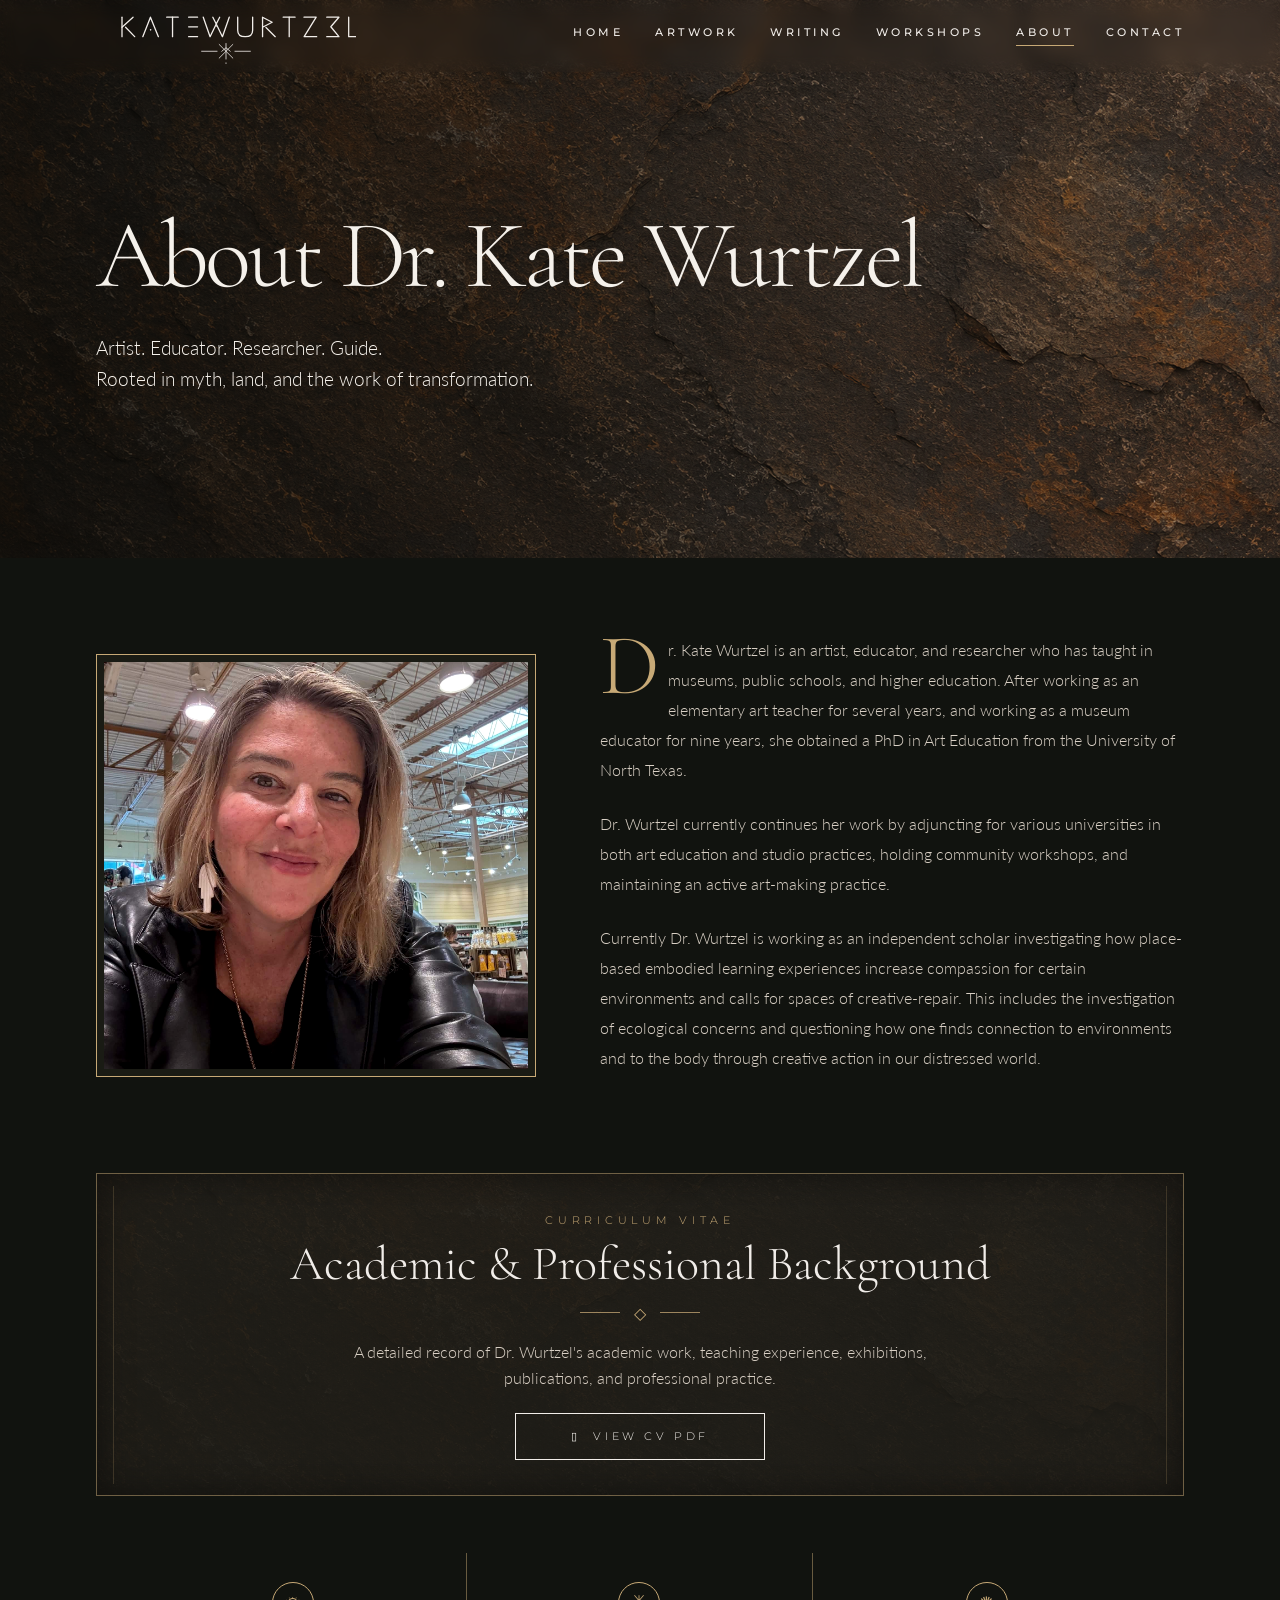
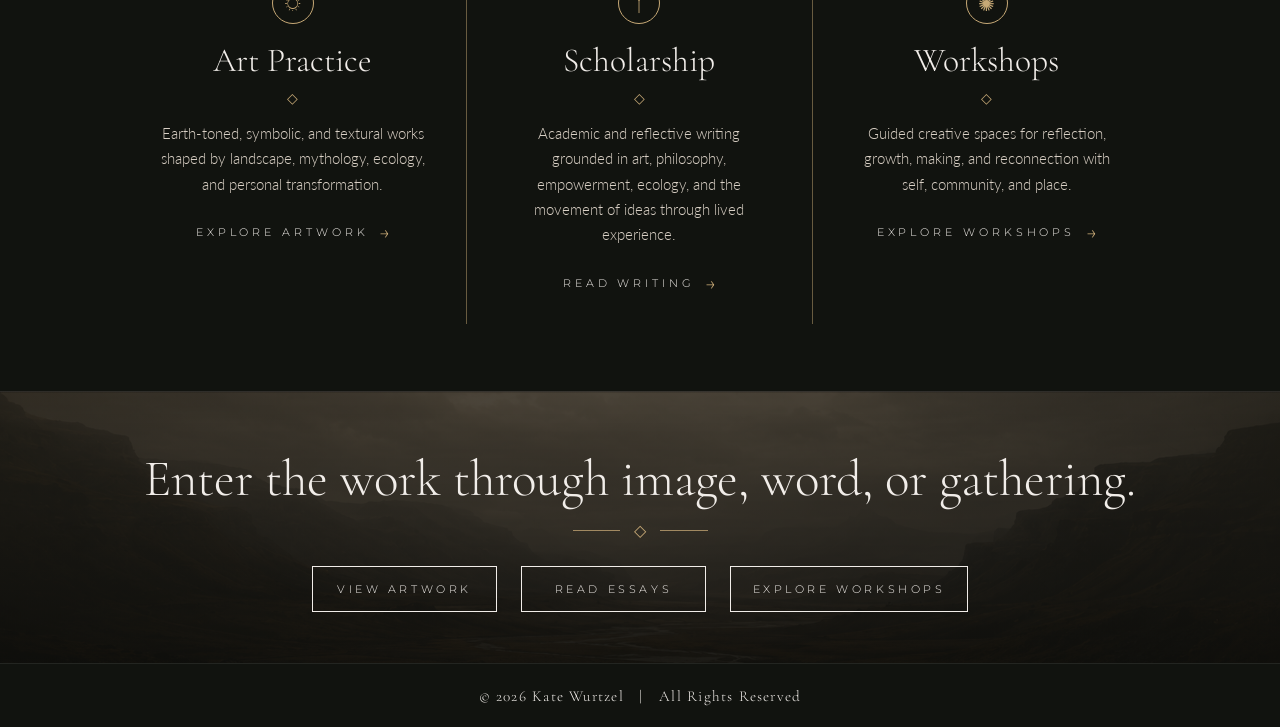
<file: About/index.html>
<!DOCTYPE html>
<html lang="en">
<head>
  <meta charset="UTF-8" />
  <meta name="viewport" content="width=device-width, initial-scale=1.0" />
  <title>About Kate Wurtzel</title>

    <link rel="preconnect" href="https://fonts.googleapis.com">
    <link rel="preconnect" href="https://fonts.gstatic.com" crossorigin>
    <link href="https://fonts.googleapis.com/css2?family=Cormorant+Garamond:ital,wght@0,300..700;1,300..700&family=Lato:ital,wght@0,300;0,400;0,700&family=Montserrat:wght@400;500;600&display=swap" rel="stylesheet">
    <link rel="stylesheet" href="../css/style.css">
</head>

<body>
    <header class="site-header header--overlay">

<a href="https://www.katewurtzel.com/" class="logo" aria-label="Kate Wurtzel home">
  <img src="assets/kate-wurtzel-rune-logo.svg" alt="Kate Wurtzel logo">
</a>

    <nav class="main-nav" aria-label="Main navigation">
      <a href="https://www.katewurtzel.com/">Home</a>
      <a href="/Artwork/">Artwork</a>
      <a href="/Writing/">Writing</a>
      <a href="/Workshops/">Workshops</a>
      <a href="/About/" class="active">About</a>
      <a href="/Inquiry/">Contact</a>
    </nav>
  </header>

  <main>
    <section class="about-hero">
      <div class="hero-inner">
        <h1>About Dr. Kate Wurtzel</h1>
        <p class="hero-intro">
          Artist. Educator. Researcher. Guide.<br />
          Rooted in myth, land, and the work of transformation.
        </p>
      </div>
    </section>

    <section class="story-section" id="story" aria-labelledby="about-story-title">
      <div class="story-grid">
        <div class="portrait-frame">
          <img src="assets/Picture.jpg" alt="Kate Wurtzel portrait" />
        </div>

        <div class="story-copy">
          <p>
            Dr. Kate Wurtzel is an artist, educator, and researcher who has taught in museums, public schools, and higher education. After working as an elementary art teacher for several years, and working as a museum educator for nine years, she obtained a PhD in Art Education from the University of North Texas.
          </p>
          <p>
            Dr. Wurtzel currently continues her work by adjuncting for various universities in both art education and studio practices, holding community workshops, and maintaining an active art-making practice.
          </p>
          <p>
            Currently Dr. Wurtzel is working as an independent scholar investigating how place-based embodied learning experiences increase compassion for certain environments and calls for spaces of creative-repair. 
            This includes the investigation of ecological concerns and questioning how one finds connection to environments and to the body through creative action in our distressed world.
          </p>
        </div>
      </div>
    </section>

    <section class="cv-section" aria-labelledby="cv-title">
      <div class="cv-box">
        <p class="cv-label">Curriculum Vitae</p>
        <h2 id="cv-title">Academic &amp; Professional Background</h2>
        <div class="ornament-line" aria-hidden="true"><span>◇</span></div>
        <p>
          A detailed record of Dr. Wurtzel's academic work, teaching experience, exhibitions, publications, and professional practice.
        </p>
        <a href="assets/WurtzelCV.pdf" class="cv-button" target="_blank" rel="noopener">
          <span aria-hidden="true">▯</span> View CV PDF
        </a>
      </div>
    </section>

    <section class="pillars-section" aria-label="Areas of work">
      <div class="pillars-grid">
        <article class="pillar">
          <div class="pillar-icon" aria-hidden="true">☼</div>
          <h3>Art Practice</h3>
          <div class="small-diamond" aria-hidden="true">◇</div>
          <p>
            Earth-toned, symbolic, and textural works shaped by landscape, mythology, ecology, and personal transformation.
          </p>
          <a href="/Artwork/" class="text-link">Explore Artwork <span>→</span></a>
        </article>

        <article class="pillar">
          <div class="pillar-icon" aria-hidden="true">ᛉ</div>
          <h3>Scholarship</h3>
          <div class="small-diamond" aria-hidden="true">◇</div>
          <p>
            Academic and reflective writing grounded in art, philosophy, empowerment, ecology, and the movement of ideas through lived experience.
          </p>
          <a href="/Writing/" class="text-link">Read Writing <span>→</span></a>
        </article>

        <article class="pillar">
          <div class="pillar-icon" aria-hidden="true">✺</div>
          <h3>Workshops</h3>
          <div class="small-diamond" aria-hidden="true">◇</div>
          <p>
            Guided creative spaces for reflection, growth, making, and reconnection with self, community, and place.
          </p>
          <a href="/Workshops/" class="text-link">Explore Workshops <span>→</span></a>
        </article>
      </div>
    </section>

    <section class="closing-section">
      <h2>Enter the work through image, word, or gathering.</h2>
      <div class="ornament-line" aria-hidden="true"><span>◇</span></div>
      <div class="closing-links">
        <a href="/Artwork/" class="button-link">View Artwork</a>
        <a href="/Writing/" class="button-link">Read Essays</a>
        <a href="/Workshops/" class="button-link">Explore Workshops</a>
      </div>
    </section>
  </main>

  <footer class="site-footer">
    <p>© 2026 Kate Wurtzel &nbsp; | &nbsp; All Rights Reserved</p>
  </footer>
</body>
</html>
</file>
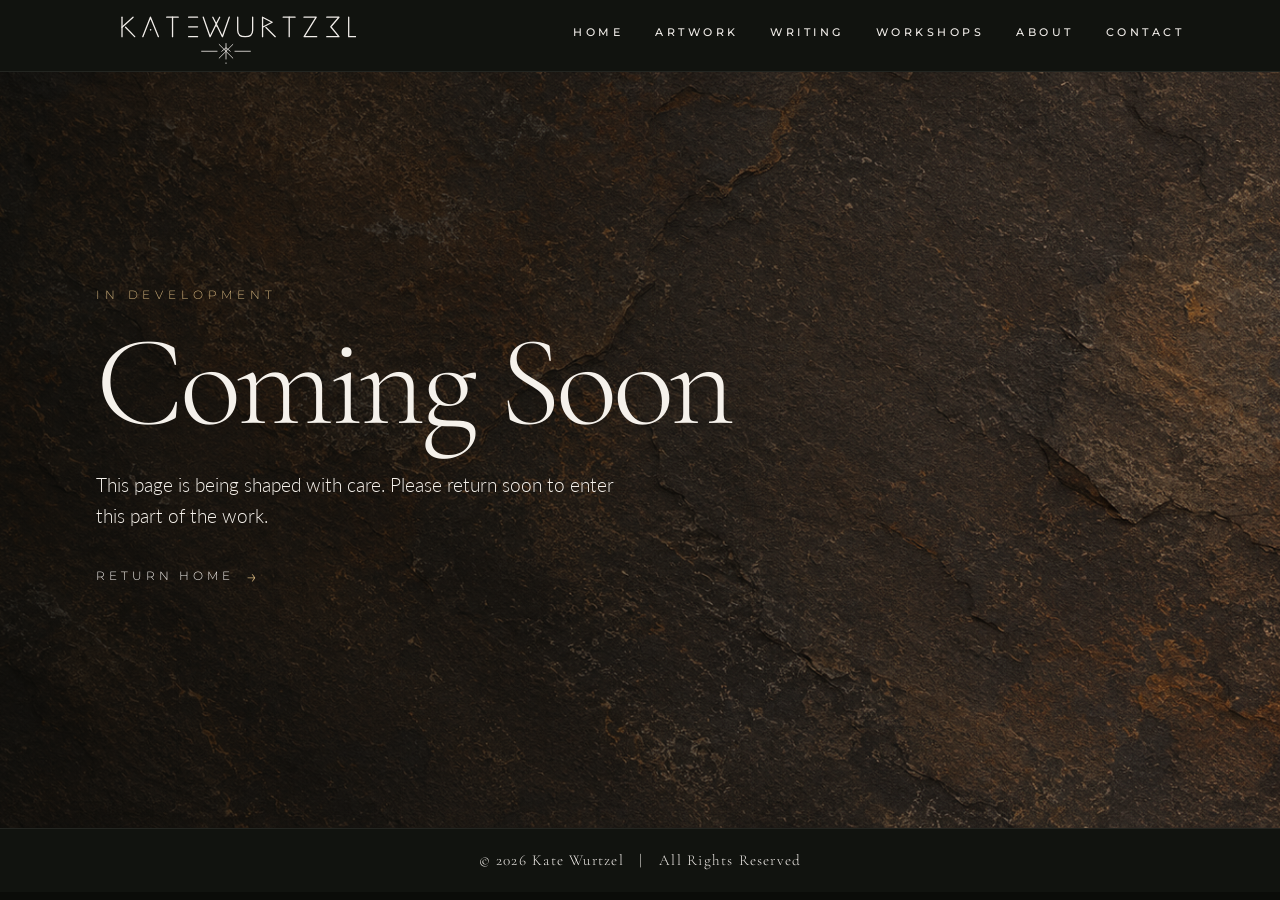
<file: ComingSoon/index.html>
<!DOCTYPE html>
<html lang="en">
<head>
  <meta charset="UTF-8" />
  <meta name="viewport" content="width=device-width, initial-scale=1.0" />
  <title>Coming Soon | Kate Wurtzel</title>

  <link rel="preconnect" href="https://fonts.googleapis.com" />
  <link rel="preconnect" href="https://fonts.gstatic.com" crossorigin />
  <link href="https://fonts.googleapis.com/css2?family=Cormorant+Garamond:ital,wght@0,300..700;1,300..700&family=Lato:ital,wght@0,300;0,400;0,700;1,300;1,400&family=Montserrat:wght@400;500;600&display=swap" rel="stylesheet" />

  <link rel="stylesheet" href="../css/style.css">
</head>

<body>
  <header class="site-header">
    <a href="https://www.katewurtzel.com/" class="logo" aria-label="Kate Wurtzel home">
      <img src="assets/kate-wurtzel-rune-logo.svg" alt="Kate Wurtzel logo" />
    </a>

    <nav class="main-nav" aria-label="Main navigation">
      <a href="https://www.katewurtzel.com/">Home</a>
      <a href="/Artwork/">Artwork</a>
      <a href="/Writing/">Writing</a>
      <a href="/Workshops/">Workshops</a>
      <a href="/About/">About</a>
      <a href="/Inquiry/">Contact</a>
    </nav>
  </header>

  <main>
    <section class="coming-hero">
      <div class="hero-inner">
        <p class="eyebrow">In Development</p>
        <h1>Coming Soon</h1>
        <p class="hero-intro">
          This page is being shaped with care. Please return soon to enter this part of the work.
        </p>
        <a href="https://katewurtzel.com/" class="home-link">Return Home <span>→</span></a>
      </div>
    </section>
  </main>

  <footer class="site-footer">
    <p>© 2026 Kate Wurtzel &nbsp; | &nbsp; All Rights Reserved</p>
  </footer>
</body>
</html>
</file>
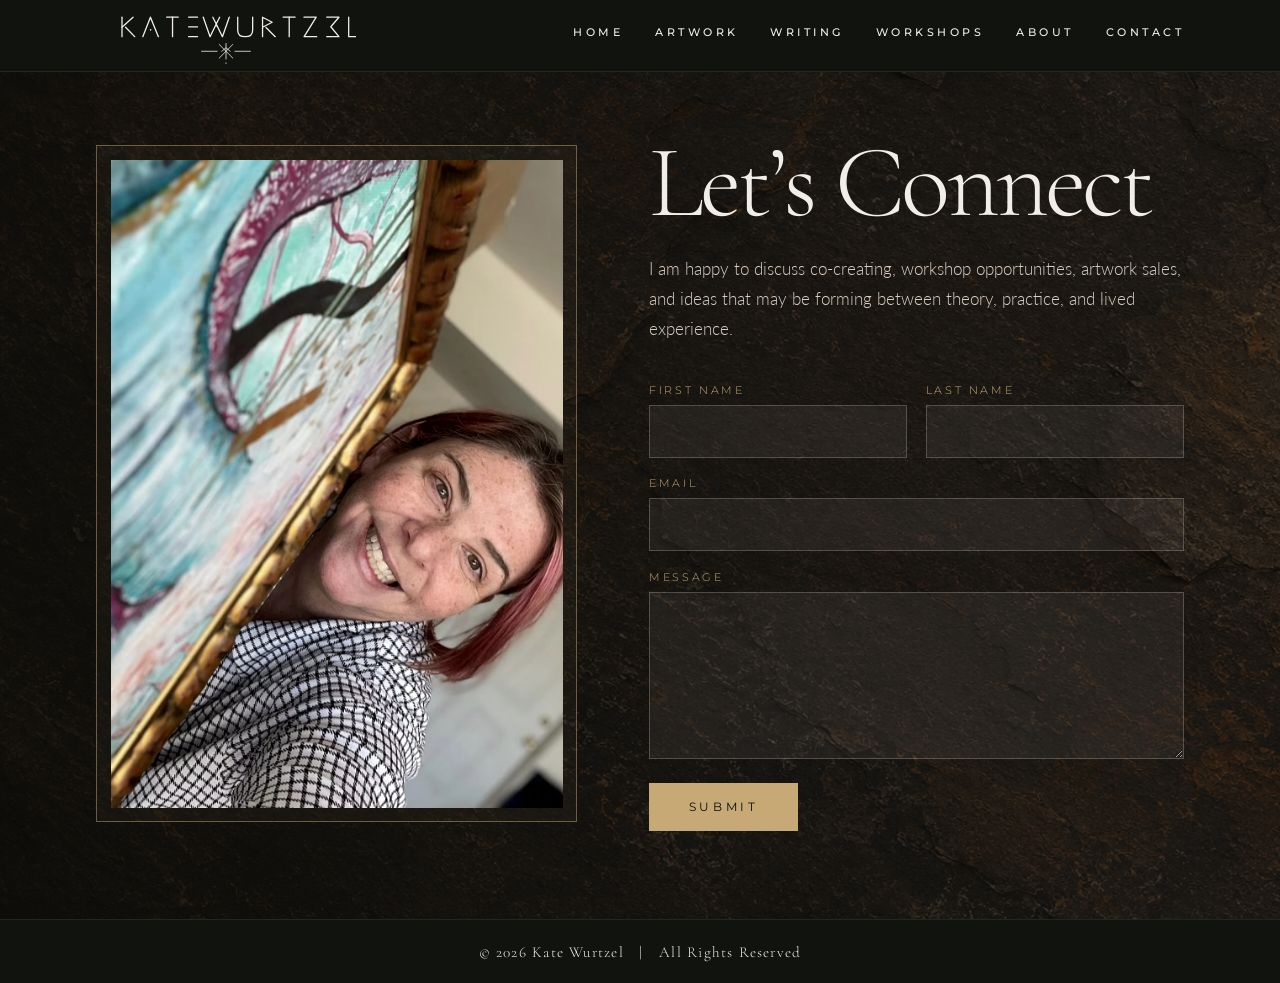
<file: Inquiry/index.html>
<!-- inquiry.html -->
<!DOCTYPE html>
<html lang="en">
<head>
  <meta charset="UTF-8" />
  <meta name="viewport" content="width=device-width, initial-scale=1.0" />
  <title>Inquiry | Kate Wurtzel</title>

  <link rel="preconnect" href="https://fonts.googleapis.com" />
  <link rel="preconnect" href="https://fonts.gstatic.com" crossorigin />
  <link href="https://fonts.googleapis.com/css2?family=Cormorant+Garamond:wght@300;400;500&family=Lato:wght@300;400;700&family=Montserrat:wght@400;500;600&display=swap" rel="stylesheet" />

  <link rel="stylesheet" href="../css/style.css">
</head>

<body>
  <header class="site-header">
    <a href="https://www.katewurtzel.com/" class="logo" aria-label="Kate Wurtzel home">
      <img src="assets/kate-wurtzel-rune-logo.svg" alt="Kate Wurtzel logo" />
    </a>

    <nav class="main-nav" aria-label="Main navigation">
      <a href="https://www.katewurtzel.com/">Home</a>
      <a href="/Artwork/">Artwork</a>
      <a href="/Writing/">Writing</a>
      <a href="/Workshops/">Workshops</a>
      <a href="/About/">About</a>
      <a href="/Inquiry/">Contact</a>
    </nav>
  </header>

  <main>
    <section class="inquiry-hero">
      <div class="inquiry-grid">
        <div class="inquiry-image">
          <img src="assets/KatePic.png" alt="Kate Wurtzel with artwork" />
        </div>

        <div class="inquiry-content">
          <h1>Let’s Connect</h1>

          <p class="inquiry-intro">
            I am happy to discuss co-creating, workshop opportunities, artwork sales,
            and ideas that may be forming between theory, practice, and lived experience.
          </p>

<form
  class="inquiry-form"
  action="https://formspree.io/f/mdajdzng"
  method="POST"

>

  <input type="hidden" name="form-name" value="contact">

  <div class="form-row">
    <label>
      First Name
      <input type="text" name="first-name" required>
    </label>

    <label>
      Last Name
      <input type="text" name="last-name" required>
    </label>
  </div>

  <label>
    Email
    <input type="email" name="email" required>
  </label>

  <label>
    Message
    <textarea name="message" rows="7" required></textarea>
  </label>

  <button type="submit">Submit</button>
</form>
        </div>
      </div>
    </section>
  </main>

  <footer class="site-footer">
    <p>© 2026 Kate Wurtzel &nbsp; | &nbsp; All Rights Reserved</p>
  </footer>
</body>
</html>
</file>
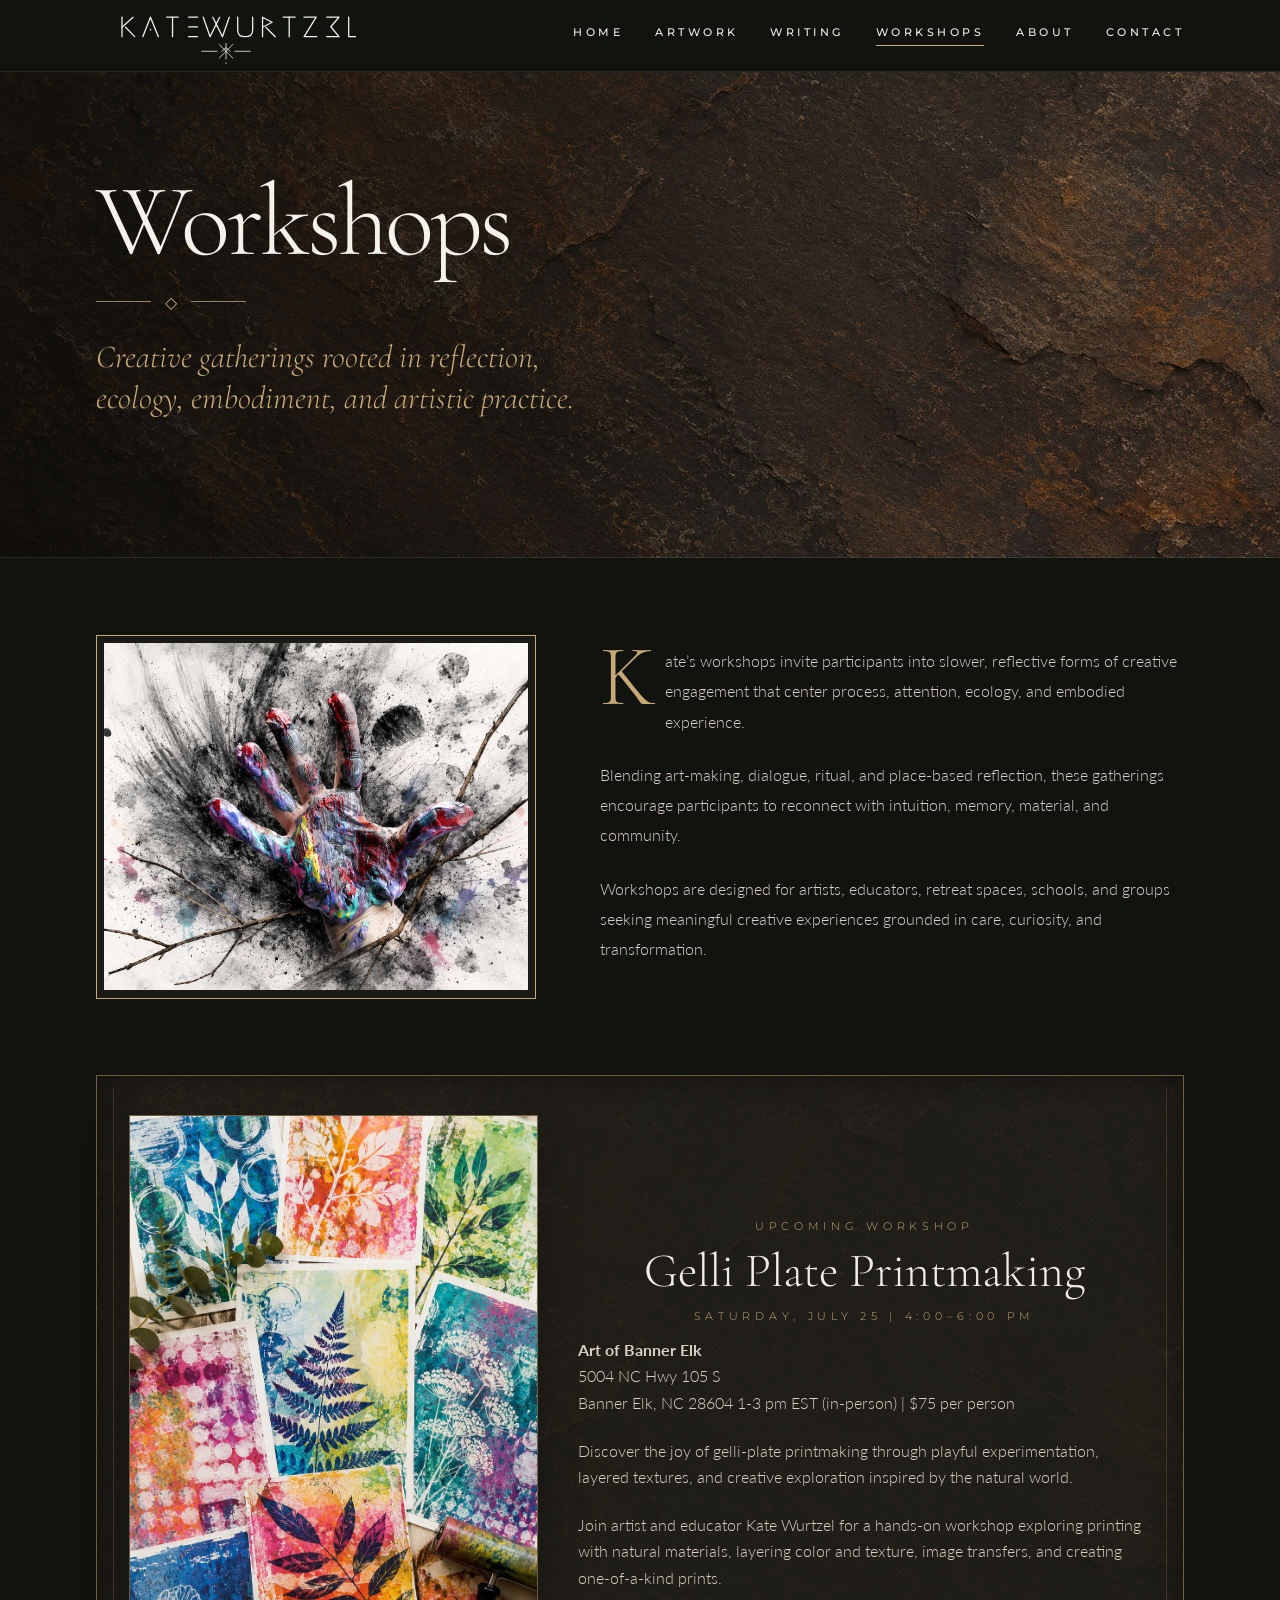
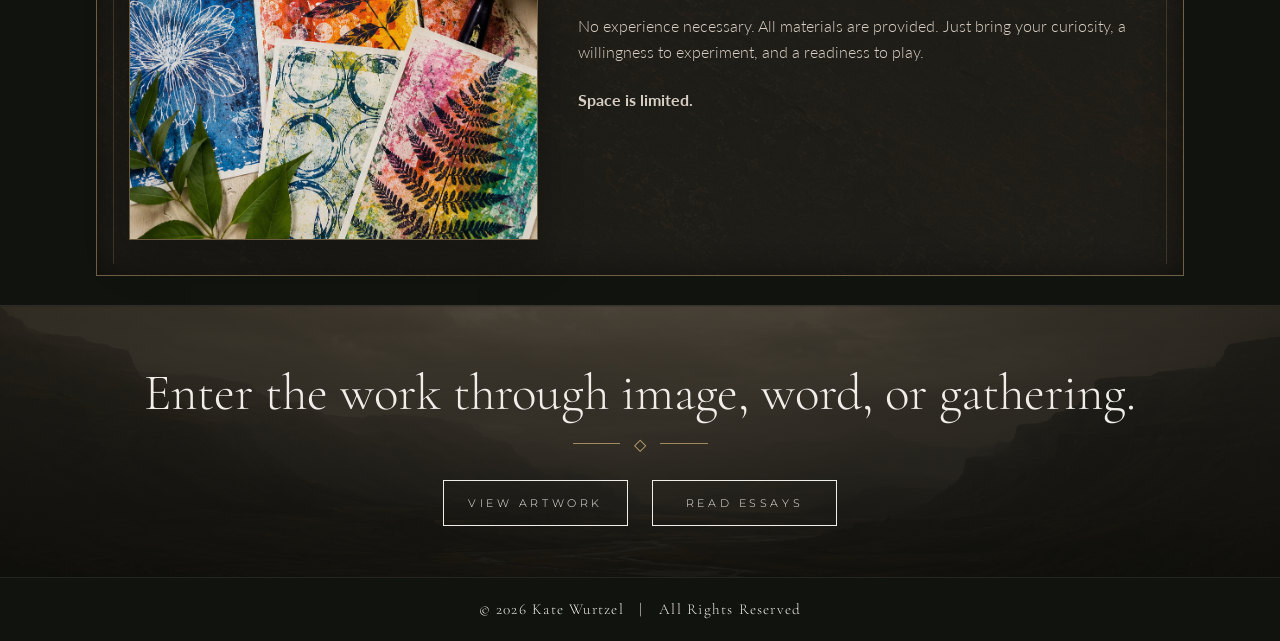
<file: Workshops/index.html>
<!DOCTYPE html>
<html lang="en">
<head>
  <meta charset="UTF-8" />
  <meta name="viewport" content="width=device-width, initial-scale=1.0" />
  <title>Workshops | Kate Wurtzel</title>

  <link rel="preconnect" href="https://fonts.googleapis.com" />
  <link rel="preconnect" href="https://fonts.gstatic.com" crossorigin />

  <link href="https://fonts.googleapis.com/css2?family=Cormorant+Garamond:ital,wght@0,300..700;1,300..700&family=Lato:ital,wght@0,300;0,400;0,700;1,300;1,400&family=Montserrat:wght@400;500;600&display=swap" rel="stylesheet" />

  <link rel="stylesheet" href="../css/style.css">
</head>

<body>

  <header class="site-header">

    <a href="https://www.katewurtzel.com/" class="logo" aria-label="Kate Wurtzel home">
      <img src="assets/kate-wurtzel-rune-logo.svg" alt="Kate Wurtzel logo" />
    </a>

    <nav class="main-nav" aria-label="Main navigation">
      <a href="https://www.katewurtzel.com/">Home</a>
      <a href="/Artwork/">Artwork</a>
      <a href="/Writing/">Writing</a>
      <a href="/Workshops/" class="active">Workshops</a>
      <a href="/About/">About</a>
      <a href="/Inquiry/">Contact</a>
    </nav>

  </header>

  <main>

    <!-- HERO -->

    <section class="workshops-hero">

      <div class="hero-inner">

        <h1>Workshops</h1>

        <div class="ornament-line hero-line" aria-hidden="true">
          <span>◇</span>
        </div>

        <p class="hero-intro">
          Creative gatherings rooted in reflection, ecology, embodiment, and artistic practice.
        </p>

      </div>

    </section>

    <!-- INTRO -->

    <section class="workshops-intro-section">

      <div class="workshops-intro-grid">

        <div class="workshops-feature-frame">
          <img src="assets/WorkshopHero.png" alt="Workshop materials and creative practice" />
        </div>

        <div class="workshops-copy">

          <p>
            Kate’s workshops invite participants into slower, reflective forms of creative engagement that center process, attention, ecology, and embodied experience.
          </p>

          <p>
            Blending art-making, dialogue, ritual, and place-based reflection, these gatherings encourage participants to reconnect with intuition, memory, material, and community.
          </p>

          <p>
            Workshops are designed for artists, educators, retreat spaces, schools, and groups seeking meaningful creative experiences grounded in care, curiosity, and transformation.
          </p>

        </div>

      </div>

    </section>

    <!-- FEATURED WORKSHOP -->

    <section class="featured-workshop-section">

  <div class="featured-workshop-box featured-workshop-layout">

    <div class="featured-workshop-image">
      <img src="../assets/VertGelliPrints.png" alt="Colorful gelli plate prints with botanical textures" />
    </div>

    <div class="featured-workshop-copy">

      <p class="workshop-label">Upcoming Workshop</p>

      <h2>Gelli Plate Printmaking</h2>

      <p class="workshop-label">
        Saturday, July 25 | 4:00–6:00 PM
      </p>
    <div class="workshop-details">
      <p>
        <strong>Art of Banner Elk</strong><br>
        5004 NC Hwy 105 S<br>
        Banner Elk, NC 28604
        1-3 pm EST (in-person) | $75 per person<br>
      </p>
       <div class="workshop-details">
      <p class="workshop__meta">
        Discover the joy of gelli-plate printmaking through playful experimentation,
        layered textures, and creative exploration inspired by the natural world.
      </p>

      <p>
        Join artist and educator Kate Wurtzel for a hands-on workshop exploring
        printing with natural materials, layering color and texture, image transfers,
        and creating one-of-a-kind prints.
      </p>

      <p>
        No experience necessary. All materials are provided. Just bring your curiosity,
        a willingness to experiment, and a readiness to play.
      </p>

      <p><strong>Space is limited.</strong></p>

    </div>

  </div>

</section>

    <!-- WORKSHOP GRID -->

    <!-- CLOSING -->

    <section class="closing-section">

      <h2>
        Enter the work through image, word, or gathering.
      </h2>

      <div class="ornament-line" aria-hidden="true">
        <span>◇</span>
      </div>

      <div class="closing-links">

        <a href="/Artwork/" class="button-link">
          View Artwork
        </a>

        <a href="/Writing/" class="button-link">
          Read Essays
        </a>

      </div>

    </section>

  </main>

  <footer class="site-footer">
    <p>© 2026 Kate Wurtzel &nbsp; | &nbsp; All Rights Reserved</p>
  </footer>

</body>
</html>
</file>
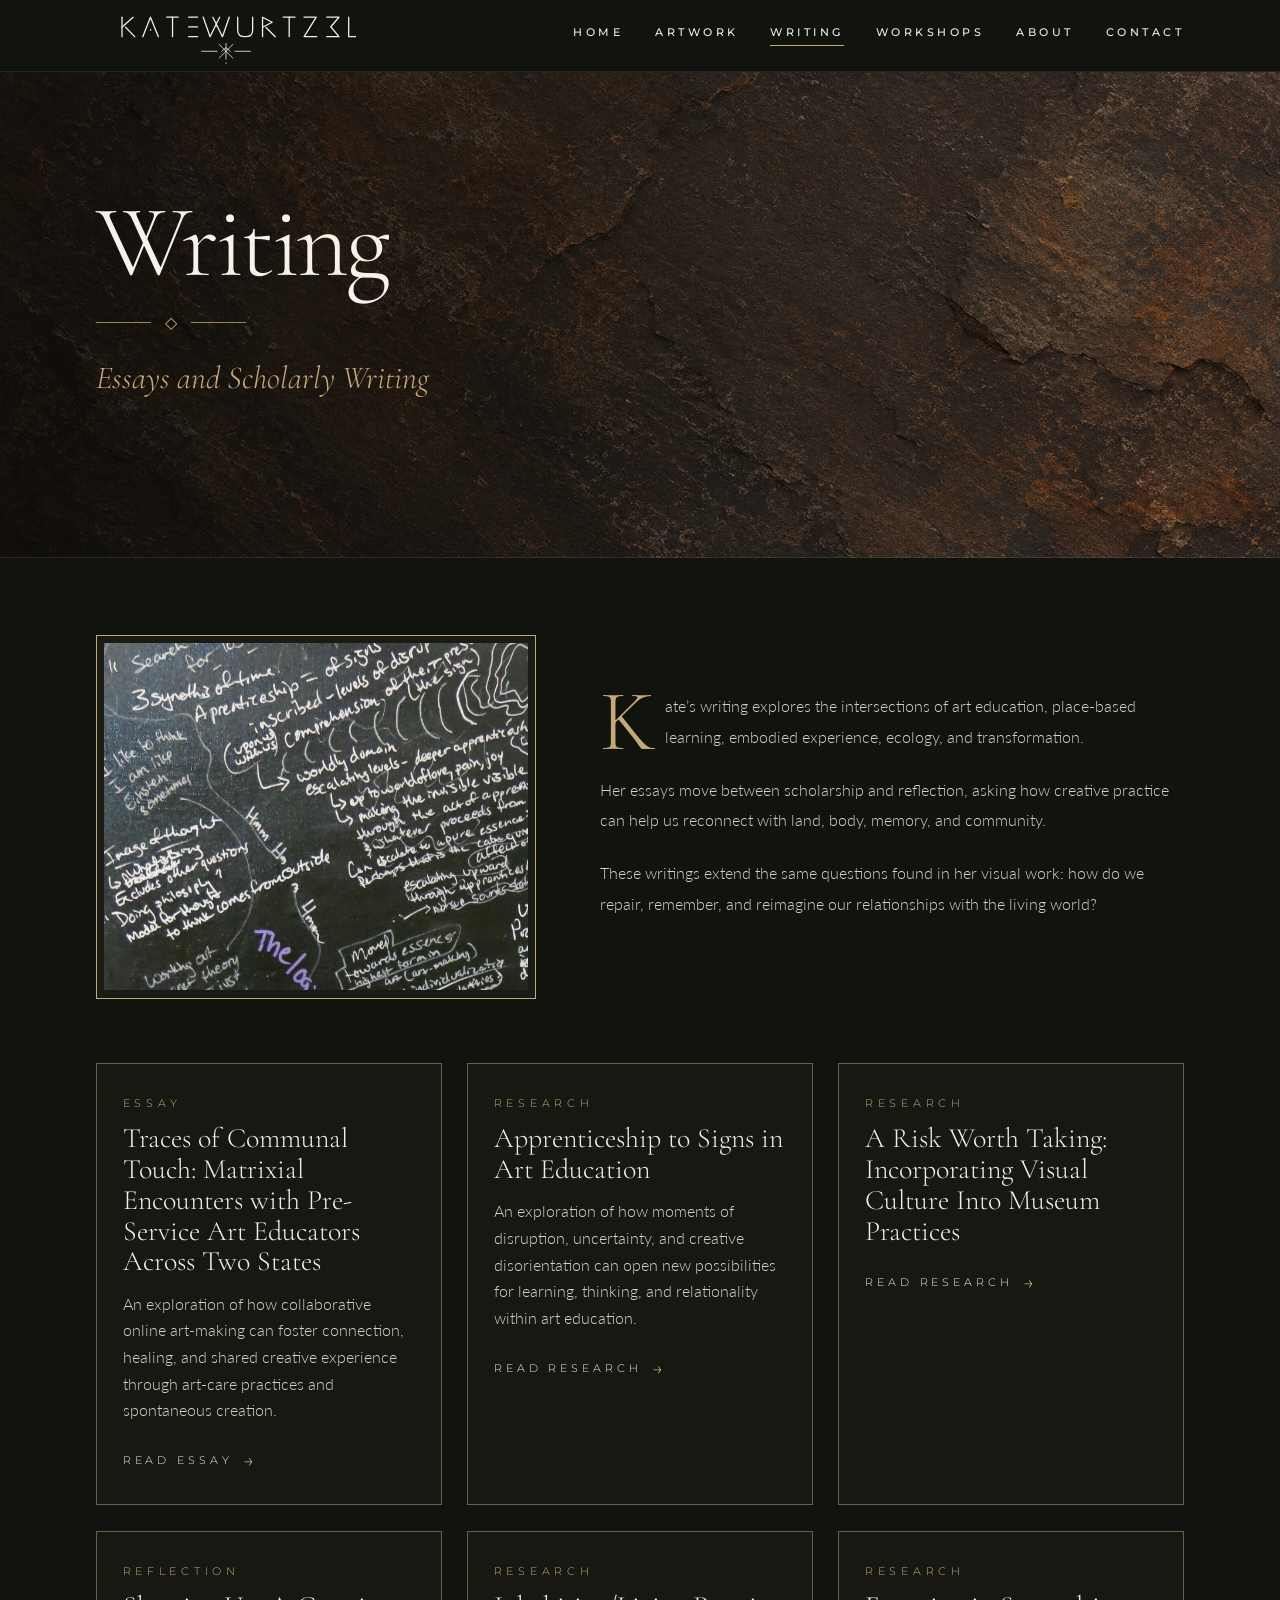
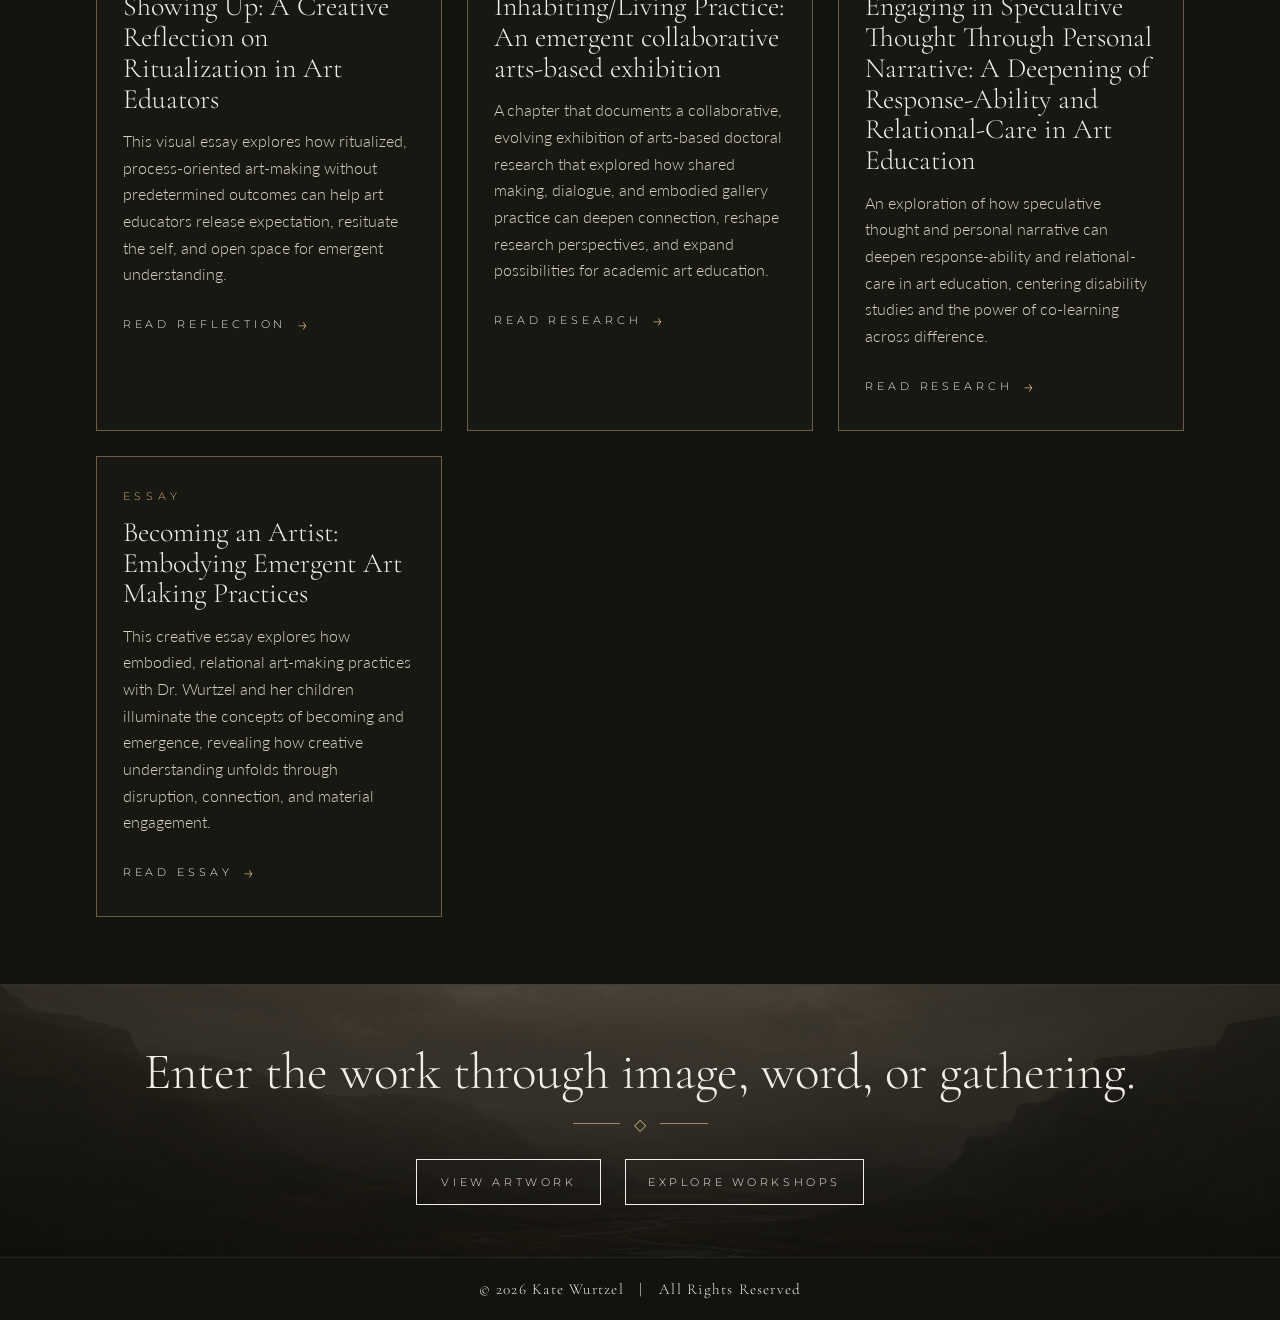
<file: Writing/index.html>
<!DOCTYPE html>
<html lang="en">
<head>
  <meta charset="UTF-8" />
  <meta name="viewport" content="width=device-width, initial-scale=1.0" />
  <title>Writing | Kate Wurtzel</title>

  <link rel="preconnect" href="https://fonts.googleapis.com" />
  <link rel="preconnect" href="https://fonts.gstatic.com" crossorigin />
  <link href="https://fonts.googleapis.com/css2?family=Cormorant+Garamond:ital,wght@0,300..700;1,300..700&family=Lato:ital,wght@0,300;0,400;0,700;1,300;1,400&family=Montserrat:wght@400;500;600&display=swap" rel="stylesheet" />

  <link rel="stylesheet" href="../css/style.css">
</head>

<body>
  <header class="site-header">
    <a href="https://www.katewurtzel.com/" class="logo" aria-label="Kate Wurtzel home">
      <img src="assets/kate-wurtzel-rune-logo.svg" alt="Kate Wurtzel logo" />
    </a>

    <nav class="main-nav" aria-label="Main navigation">
      <a href="https://www.katewurtzel.com/">Home</a>
      <a href="/Artwork/">Artwork</a>
      <a href="/Writing/" class="active">Writing</a>
      <a href="/Workshops/">Workshops</a>
      <a href="/About/">About</a>
      <a href="/Inquiry/">Contact</a>
    </nav>
  </header>

  <main>
    <section class="writing-hero">
      <div class="hero-inner">
        <h1>Writing</h1>
        <div class="ornament-line hero-line" aria-hidden="true"><span>◇</span></div>
        <p class="hero-intro">
          Essays and Scholarly Writing
        </p>
      </div>
    </section>

    <section class="writing-intro-section">
      <div class="writing-intro-grid">
        <div class="writing-feature-frame">
          <img src="assets/IMG_3935.JPG" alt="Notebook, stone, and writing materials" />
        </div>

        <div class="writing-copy">
          <p>
            Kate’s writing explores the intersections of art education, place-based learning, embodied experience, ecology, and transformation.
          </p>
          <p>
            Her essays move between scholarship and reflection, asking how creative practice can help us reconnect with land, body, memory, and community.
          </p>
          <p>
            These writings extend the same questions found in her visual work: how do we repair, remember, and reimagine our relationships with the living world?
          </p>
        </div>
      </div>
    </section>

    <section class="essay-section" aria-label="Writing list">
      <div class="essay-grid">
       <article class="essay-card">
          <p class="essay-type">Essay</p>
          <h3>Traces of Communal Touch: Matrixial Encounters with Pre-Service Art Educators Across Two States</h3>
          <p>
            An exploration of how collaborative online art-making can foster connection, healing, and shared creative experience through art-care practices and spontaneous creation.
          </p>
          <a href="assets/Traces of Communal Touch.pdf" target="_blank" class="text-link">Read Essay <span>→</span></a>
        </article>



        <article class="essay-card">
          <p class="essay-type">Research</p>
          <h3>Apprenticeship to Signs in Art Education</h3>
          <p>
            An exploration of how moments of disruption, uncertainty, and creative disorientation can open new possibilities for learning, thinking, and relationality within art education.
          </p>
          <a href="assets/WURTZEL-DISSERTATION-2021.pdf" target="_blank" class="text-link">Read Research <span>→</span></a>
        </article>

                <article class="essay-card">
          <p class="essay-type">Research</p>
          <h3>A Risk Worth Taking: Incorporating Visual Culture Into Museum Practices</h3>
          <p>
            
          </p>
          <a href="assets/Wurtzel_Risk_Worth_Taking.pdf" target="_blank" class="text-link">Read Research <span>→</span></a>
        </article>


        <article class="essay-card">
          <p class="essay-type">Reflection</p>
          <h3>Showing Up: A Creative Reflection on Ritualization in Art Eduators</h3>
          <p>
            This visual essay explores how ritualized, process-oriented art-making without predetermined outcomes can help art educators release expectation, resituate the self, and open space for emergent understanding.
          </p>
          <a href="assets/Showing_Up_A_Creative_Reflect.pdf" target="_blank" class="text-link">Read Reflection <span>→</span></a>
        </article>

        <article class="essay-card">
          <p class="essay-type">Research</p>
          <h3>Inhabiting/Living Practice: An emergent collaborative arts-based exhibition</h3>
          <p>
            A chapter that documents a collaborative, evolving exhibition of arts-based doctoral research that explored how shared making, dialogue, and embodied gallery practice can deepen connection, reshape research perspectives, and expand possibilities for academic art education.
          </p>
          <a href="assets/Wurtzel 2023-Inhabiting-Practice.pdf" target="_blank" class="text-link">Read Research <span>→</span></a>
        </article>

        <article class="essay-card">
          <p class="essay-type">Research</p>
          <h3>Engaging in Specualtive Thought Through Personal Narrative: A Deepening of Response-Ability and Relational-Care in Art Education</h3>
          <p>
            An exploration of how speculative thought and personal narrative can deepen response-ability and relational-care in art education, centering disability studies and the power of co-learning across difference.
          </p>
          <a href="assets/Response-Ability.pdf" target="_blank" class="text-link">Read Research <span>→</span></a>
        </article>

        <article class="essay-card">
          <p class="essay-type">Essay</p>
          <h3>Becoming an Artist: Embodying Emergent Art Making Practices</h3>
          <p>This creative essay explores how embodied, relational art-making practices with Dr. Wurtzel and her children illuminate the concepts of becoming and emergence, revealing how creative understanding unfolds through disruption, connection, and material engagement.
          </p>
            
          <a href="assets/Wurtzel Becoming an artist.pdf" target="_blank" class="text-link">Read Essay <span>→</span></a>
        </article>

      </div>
    </section>

    <section class="closing-section">
      <h2>Enter the work through image, word, or gathering.</h2>
      <div class="ornament-line" aria-hidden="true"><span>◇</span></div>
      <div class="closing-links">
        <a href="/About/" class="button-link">View Artwork</a>
        <a href="/Workshops/" class="button-link">Explore Workshops</a>
      </div>
    </section>
  </main>

  <footer class="site-footer">
    <p>© 2026 Kate Wurtzel &nbsp; | &nbsp; All Rights Reserved</p>
  </footer>
</body>
</html>
</file>
<file: css/style.css>
/* ============================================================
   KATEWURTZEL.COM — SUBPAGE STYLESHEET
   Covers: About, Artwork, Coming Soon, Inquiry, Workshops, Writing
   
   Structure:
    1.  Variables
    2.  Reset & Base
    3.  Header & Nav
    4.  Ornament Line
    5.  Shared Hero base
    6.  PAGE: About
    7.  PAGE: Artwork
    8.  PAGE: Coming Soon
    9.  PAGE: Inquiry
   10.  PAGE: Workshops
   11.  PAGE: Writing
   12.  Shared: Feature Boxes
   13.  Shared: Closing Section
   14.  Shared: Buttons & Text Links
   15.  Shared: Footer
   16.  Shared: Lightbox
   17.  Media — 768px
   18.  Media — 640px
   ============================================================ */


/* ============================================================
   1. VARIABLES
   ============================================================ */

:root {
  --black:       #0b0c09;
  --charcoal:    #11130f;
  --moss:        #171913;
  --stone:       #242119;
  --stone-light: #3a3427;
  --bone:        #f1ede9;
  --mist:        #d8cfc4;
  --ash:         #a99d91;
  --gold:        #c7a976;
  --line:        rgba(199, 169, 118, 0.5);
  --soft-line:   rgba(241, 237, 233, 0.16);
}


/* ============================================================
   2. RESET & BASE
   ============================================================ */

*, *::before, *::after {
  margin: 0;
  padding: 0;
  box-sizing: border-box;
}

html {
  scroll-behavior: smooth;
}

body {
  background: var(--black);
  color: var(--bone);
  font-family: "Lato", sans-serif;
  font-weight: 300;
}

img {
  max-width: 100%;
  display: block;
}

a {
  color: inherit;
  text-decoration: none;
}


/* ============================================================
   3. HEADER & NAV
   ============================================================ */

.site-header {
  position: fixed;
  top: 0;
  left: 0;
  z-index: 1000;
  width: 100%;
  height: 72px;
  display: flex;
  align-items: center;
  justify-content: flex-end;
  padding: 0 7.5%;
  background: var(--charcoal);
  backdrop-filter: blur(8px);
  border-bottom: 1px solid rgba(241, 237, 233, 0.08);
}

/* About page uses a transparent header that overlays its hero */
.site-header.header--overlay {
  background: transparent;
  border-bottom-color: transparent;
}

.logo {
  position: absolute;
  left: 7.5%;
  top: 50%;
  transform: translateY(-55%);
  display: block;
  width: 260px;
}

.logo img {
  width: 100%;
  height: auto;
  display: block;
}

.main-nav {
  display: flex;
  align-items: center;
  gap: 2rem;
  font-family: "Montserrat", sans-serif;
  font-size: 0.68rem;
  font-weight: 500;
  letter-spacing: 0.32em;
  text-transform: uppercase;
}

.main-nav a {
  color: var(--bone);
  position: relative;
  padding-bottom: 0.45rem;
  transition: color 0.25s ease;
}

.main-nav a::after {
  content: "";
  position: absolute;
  left: 0;
  bottom: 0;
  width: 0;
  height: 1px;
  background: var(--gold);
  transition: width 0.25s ease;
}

.main-nav a:hover::after,
.main-nav a.active::after {
  width: 100%;
}


/* ============================================================
   4. ORNAMENT LINE
   ============================================================ */

.ornament-line {
  display: flex;
  align-items: center;
  gap: 0.9rem;
  width: 120px;
  margin: 0 auto 1rem;
  color: var(--gold);
}

/* Left-aligned variant used inside hero sections */
.ornament-line.hero-line {
  margin: 0 0 1.6rem;
  width: 150px;
}

.ornament-line::before,
.ornament-line::after {
  content: "";
  height: 1px;
  flex: 1;
  background: var(--gold);
  opacity: 0.75;
}

.ornament-line span {
  font-size: 1rem;
}


/* ============================================================
   5. SHARED HERO BASE
   All subpage heroes share layout; selectors below
   add page-specific sizing, padding, and background.
   ============================================================ */

.about-hero,
.artwork-hero,
.writing-hero,
.workshops-hero,
.coming-hero {
  display: flex;
  align-items: center;
  background-size: cover;
  background-position: center;
}

.hero-inner {
  max-width: 720px;
}

/* Shared large serif h1 for artwork / writing / workshops */
.artwork-hero h1,
.writing-hero h1,
.workshops-hero h1 {
  font-family: "Cormorant Garamond", serif;
  font-size: clamp(4.6rem, 8vw, 7rem);
  font-weight: 300;
  line-height: 0.94;
  letter-spacing: -0.035em;
  color: #f5f1eb;
  margin-bottom: 1.4rem;
}

/* Shared italic gold tagline for artwork / writing / workshops */
.artwork-hero .hero-intro,
.writing-hero .hero-intro,
.workshops-hero .hero-intro {
  max-width: 520px;
  font-family: "Cormorant Garamond", serif;
  font-style: italic;
  font-size: clamp(1.5rem, 2.5vw, 2rem);
  line-height: 1.28;
  color: var(--gold);
}

/* Shared stone-texture hero background gradient */
.artwork-hero,
.writing-hero,
.workshops-hero {
  min-height: 62vh;
  padding: 7rem 7.5% 4.8rem;
  background-image:
    linear-gradient(
      90deg,
      rgba(8, 9, 7, 0.74) 0%,
      rgba(8, 9, 7, 0.56) 38%,
      rgba(8, 9, 7, 0.28) 72%,
      rgba(8, 9, 7, 0.12) 100%
    ),
    url("../assets/stone-texture-dark.png");
  border-bottom: 1px solid rgba(241, 237, 233, 0.1);
}


/* ============================================================
   6. PAGE: ABOUT
   ============================================================ */

.about-hero {
  min-height: 62vh;
  padding: 8rem 7.5% 5rem;
  background-image:
    linear-gradient(
      90deg,
      rgba(8, 9, 7, 0.72) 0%,
      rgba(8, 9, 7, 0.52) 38%,
      rgba(8, 9, 7, 0.28) 70%,
      rgba(8, 9, 7, 0.12) 100%
    ),
    url("../assets/stone-texture-dark.png");
}

.about-hero .hero-inner {
  max-width: 860px;
}

.about-hero h1 {
  font-family: "Cormorant Garamond", serif;
  font-size: clamp(4rem, 8vw, 6rem);
  font-weight: 300;
  line-height: 0.94;
  letter-spacing: -0.035em;
  color: #f5f1eb;
  margin-bottom: 2rem;
}

.about-hero .hero-intro {
  font-family: "Lato", sans-serif;
  font-style: normal;
  font-size: clamp(1rem, 1.5vw, 1.25rem);
  line-height: 1.6;
  max-width: 560px;
  color: #f5f1eb;
  margin-top: 1.5rem;
}

/* Story section */
.story-section {
  background: var(--charcoal);
  padding: 4.8rem 7.5% 2.2rem;
}

.story-grid {
  max-width: 1120px;
  margin: 0 auto;
  display: grid;
  grid-template-columns: 0.86fr 1.14fr;
  gap: 4rem;
  align-items: center;
}

.portrait-frame {
  border: 1px solid var(--gold);
  padding: 0.45rem;
  background: rgba(199, 169, 118, 0.05);
}

.portrait-frame img {
  width: 100%;
  aspect-ratio: 1 / 0.96;
  object-fit: cover;
  filter: saturate(0.82) contrast(1.06);
}

.story-copy {
  color: var(--mist);
}

.story-copy p {
  font-size: 1.02rem;
  line-height: 1.85;
  margin-bottom: 1.45rem;
}

.story-copy p:first-child::first-letter {
  float: left;
  font-family: "Cormorant Garamond", serif;
  font-size: 5.4rem;
  line-height: 0.72;
  padding-right: 0.55rem;
  color: var(--gold);
}

/* CV section */
.cv-section {
  background: var(--charcoal);
  padding: 2.6rem 7.5% 1.8rem;
}

.cv-label {
  font-family: "Montserrat", sans-serif;
  text-transform: uppercase;
  letter-spacing: 0.42em;
  font-size: 0.7rem;
  color: var(--gold);
  margin-bottom: 0.85rem;
}

/* Pillars section */
.pillars-section {
  background: var(--charcoal);
  padding: 1.8rem 7.5% 4.2rem;
}

.pillars-grid {
  max-width: 1040px;
  margin: 0 auto;
  display: grid;
  grid-template-columns: repeat(3, 1fr);
}

.pillar {
  text-align: center;
  padding: 1.8rem 2.5rem;
  border-right: 1px solid rgba(199, 169, 118, 0.48);
}

.pillar:last-child {
  border-right: none;
}

.pillar-icon {
  margin: 0 auto 1rem;
  width: 42px;
  height: 42px;
  display: grid;
  place-items: center;
  border: 1px solid var(--gold);
  border-radius: 50%;
  color: var(--gold);
  font-size: 1.25rem;
}

.pillar h3 {
  font-family: "Cormorant Garamond", serif;
  font-size: 2.1rem;
  font-weight: 300;
  color: var(--bone);
  margin-bottom: 0.55rem;
}

.small-diamond {
  color: var(--gold);
  font-size: 0.85rem;
  margin-bottom: 0.95rem;
}

.pillar p {
  color: var(--mist);
  font-size: 0.96rem;
  line-height: 1.65;
  margin-bottom: 1.45rem;
}


/* ============================================================
   7. PAGE: ARTWORK
   ============================================================ */

/* Artist statement */
.artist-statement-section {
  background: var(--charcoal);
  padding: 4.8rem 7.5% 2.2rem;
}

.statement-grid {
  max-width: 1120px;
  margin: 0 auto;
  display: grid;
  grid-template-columns: 0.86fr 1.14fr;
  gap: 4rem;
  align-items: center;
}

.featured-frame {
  border: 1px solid var(--gold);
  padding: 0.45rem;
  background: rgba(199, 169, 118, 0.05);
}

.featured-frame img {
  width: 100%;
  object-fit: cover;
  filter: saturate(0.82) contrast(1.06);
}

.statement-copy {
  color: var(--mist);
}

.statement-copy p {
  font-size: 1.02rem;
  line-height: 1.85;
  margin-bottom: 1.45rem;
}

.statement-copy p:first-child::first-letter {
  float: left;
  font-family: "Cormorant Garamond", serif;
  font-size: 5.4rem;
  line-height: 0.72;
  padding-right: 0.55rem;
  color: var(--gold);
}

/* Featured artwork box wrapper */
.featured__artwork {
  background: var(--charcoal);
  padding: 2.6rem 7.5% 1.8rem;
}

.featured__artwork--image {
  display: block;
  width: 65%;
  height: auto;
  margin: 0 auto 1.6rem;
  filter: saturate(0.82) contrast(1.06);
}

.featured__artwork--label,
.featured__artwork--type {
  font-family: "Montserrat", sans-serif;
  text-transform: uppercase;
  letter-spacing: 0.42em;
  font-size: 0.7rem;
  color: var(--gold);
  margin-bottom: 0.85rem;
}

/* Collection section */
.collection-section {
  background: var(--charcoal);
  padding: 2.6rem 7.5% 1.8rem;
}

.collection-label {
  font-family: "Montserrat", sans-serif;
  text-transform: uppercase;
  letter-spacing: 0.42em;
  font-size: 0.7rem;
  color: var(--gold);
  margin-bottom: 0.85rem;
}

/* Gallery grid — lives inside .collection-box on artwork page */
.gallery-grid {
  max-width: 1080px;
  margin: 2rem auto 0;
  display: grid;
  grid-template-columns: repeat(4, 1fr);
  gap: 1.6rem;
  text-align: left;
}

.art-card {
  background: transparent;
}

.art-card img {
  width: 100%;
  aspect-ratio: 1 / 1;
  object-fit: cover;
  border: 1px solid rgba(199, 169, 118, 0.55);
  filter: saturate(0.86) contrast(1.05);
  transition: opacity 0.25s ease, transform 0.25s ease;
}

.art-card a:hover img {
  opacity: 0.82;
  transform: translateY(-2px);
}

.artwork-lightbox-link {
  display: block;
  cursor: zoom-in;
}

.art-meta {
  padding: 0.95rem 0 0;
}

.art-meta h3 {
  font-family: "Cormorant Garamond", serif;
  font-size: 1.3rem;
  font-weight: 300;
  color: var(--bone);
  margin-bottom: 0.2rem;
}

.art-meta p {
  font-family: "Cormorant Garamond", serif;
  color: var(--gold);
  font-size: 0.88rem;
  line-height: 1.35;
}


/* ============================================================
   8. PAGE: COMING SOON
   ============================================================ */

.coming-hero {
  min-height: calc(100vh - 72px);
  padding: 8rem 7.5% 5rem;
  background-image:
    linear-gradient(
      90deg,
      rgba(8, 9, 7, 0.74) 0%,
      rgba(8, 9, 7, 0.56) 42%,
      rgba(8, 9, 7, 0.3) 72%,
      rgba(8, 9, 7, 0.16) 100%
    ),
    url("../assets/stone-texture-dark.png");
}

.coming-hero .hero-inner {
  max-width: 760px;
}

.eyebrow {
  font-family: "Montserrat", sans-serif;
  text-transform: uppercase;
  letter-spacing: 0.42em;
  font-size: 0.72rem;
  color: var(--gold);
  margin-bottom: 1.4rem;
}

.coming-hero h1 {
  font-family: "Cormorant Garamond", serif;
  font-size: clamp(4.5rem, 10vw, 8rem);
  font-weight: 300;
  line-height: 0.9;
  letter-spacing: -0.035em;
  color: #f5f1eb;
  margin-bottom: 1.8rem;
}

.coming-hero .hero-intro {
  max-width: 520px;
  font-family: "Lato", sans-serif;
  font-style: normal;
  font-size: clamp(1.05rem, 1.5vw, 1.25rem);
  line-height: 1.65;
  color: #f5f1eb;
  margin-bottom: 2rem;
}

.home-link {
  display: inline-flex;
  align-items: center;
  gap: 0.75rem;
  font-family: "Montserrat", sans-serif;
  font-size: 0.72rem;
  letter-spacing: 0.34em;
  text-transform: uppercase;
  color: var(--bone);
}

.home-link span {
  color: var(--gold);
  font-size: 1.2rem;
  letter-spacing: 0;
}


/* ============================================================
   9. PAGE: INQUIRY
   ============================================================ */

.inquiry-hero {
  min-height: calc(100vh - 72px);
  padding: 8.5rem 7.5% 5.5rem;
  background-image:
    linear-gradient(
      90deg,
      rgba(8, 9, 7, 0.84) 0%,
      rgba(8, 9, 7, 0.72) 48%,
      rgba(8, 9, 7, 0.6) 100%
    ),
    url("../assets/stone-texture-dark.png");
  background-size: cover;
  background-position: center;
}

.inquiry-grid {
  max-width: 1180px;
  margin: 0 auto;
  display: grid;
  grid-template-columns: 0.9fr 1fr;
  gap: 4.5rem;
  align-items: center;
}

.inquiry-image {
  border: 1px solid rgba(199, 169, 118, 0.48);
  background: rgba(199, 169, 118, 0.04);
  padding: 0.85rem;
}

.inquiry-image img {
  width: 100%;
  height: min(650px, 72vh);
  object-fit: cover;
  filter: saturate(0.82) contrast(1.06);
}

.inquiry-content h1 {
  font-family: "Cormorant Garamond", serif;
  font-size: clamp(4rem, 8vw, 7rem);
  font-weight: 300;
  line-height: 0.9;
  letter-spacing: -0.035em;
  color: var(--bone);
  margin-bottom: 1.6rem;
}

.inquiry-intro {
  max-width: 650px;
  font-size: 1.08rem;
  line-height: 1.75;
  color: var(--mist);
  margin-bottom: 2.4rem;
}

.inquiry-form {
  display: grid;
  gap: 1.15rem;
}

.form-row {
  display: grid;
  grid-template-columns: 1fr 1fr;
  gap: 1.15rem;
}

.inquiry-form label {
  display: grid;
  gap: 0.5rem;
  font-family: "Montserrat", sans-serif;
  font-size: 0.68rem;
  letter-spacing: 0.24em;
  text-transform: uppercase;
  color: var(--gold);
}

.inquiry-form input,
.inquiry-form textarea {
  width: 100%;
  padding: 1rem 1.05rem;
  border: 1px solid rgba(241, 237, 233, 0.22);
  background: rgba(241, 237, 233, 0.06);
  color: var(--bone);
  font-family: "Lato", sans-serif;
  font-size: 1rem;
  font-weight: 300;
}

.inquiry-form textarea {
  resize: vertical;
}

.inquiry-form input:focus,
.inquiry-form textarea:focus {
  outline: none;
  border-color: var(--gold);
  background: rgba(241, 237, 233, 0.09);
}

.inquiry-form button {
  width: fit-content;
  margin-top: 0.4rem;
  padding: 1rem 2.4rem;
  border: 1px solid var(--gold);
  background: var(--gold);
  color: var(--black);
  font-family: "Montserrat", sans-serif;
  font-size: 0.72rem;
  letter-spacing: 0.32em;
  text-transform: uppercase;
  cursor: pointer;
  transition: background 0.25s ease, color 0.25s ease;
}

.inquiry-form button:hover {
  background: transparent;
  color: var(--bone);
}


/* ============================================================
   10. PAGE: WORKSHOPS
   ============================================================ */

/* Intro section */
.workshops-intro-section {
  background: var(--charcoal);
  padding: 4.8rem 7.5% 2.2rem;
}

.workshops-intro-grid {
  max-width: 1120px;
  margin: 0 auto;
  display: grid;
  grid-template-columns: 0.86fr 1.14fr;
  gap: 4rem;
  align-items: center;
}

.workshops-feature-frame {
  border: 1px solid var(--gold);
  padding: 0.45rem;
  background: rgba(199, 169, 118, 0.05);
}

.workshops-feature-frame img {
  width: 100%;
  aspect-ratio: 1.22 / 1;
  object-fit: cover;
  filter: saturate(0.82) contrast(1.06);
}

.workshops-copy {
  color: var(--mist);
}

.workshops-copy p {
  font-size: 1.02rem;
  line-height: 1.85;
  margin-bottom: 1.45rem;
}

.workshops-copy p:first-child::first-letter {
  float: left;
  font-family: "Cormorant Garamond", serif;
  font-size: 5.4rem;
  line-height: 0.72;
  padding-right: 0.55rem;
  color: var(--gold);
}

/* Featured workshop box wrapper */
.featured-workshop-section {
  background: var(--charcoal);
  padding: 2.6rem 7.5% 1.8rem;
}

.workshop-label,
.workshop-type {
  font-family: "Montserrat", sans-serif;
  text-transform: uppercase;
  letter-spacing: 0.42em;
  font-size: 0.7rem;
  color: var(--gold);
  margin-bottom: 0.85rem;
}
.featured-workshop-layout {
  display: grid;
  grid-template-columns: minmax(260px, 40%) 1fr;
  gap: 2.5rem;
  align-items: center;
  text-align: left;
}

.featured-workshop-image img {
  width: 100%;
  height: auto;
  display: block;
  border: 1px solid rgba(199, 169, 118, 0.45);
  box-shadow: 0 18px 40px rgba(0, 0, 0, 0.28);
}

.featured-workshop-copy {
  max-width: 640px;
}

.featured-workshop-copy h2 {
  text-align: left;
  margin-left: 0;
}

.featured-workshop-copy,
.featured-workshop-copy h2,
.featured-workshop-copy > p {
  text-align: center;
}

.workshop-details,
.workshop-details p {
  text-align: left;
}

.workshop-details p {
  margin: 0 0 1.35rem;
  max-width: none;
}



.featured-workshop-copy p:not(.workshop-label) {
  margin: 0 0 1.35rem;
  max-width: none;
}

.workshop-section {
  opacity: 0.42;
  filter: grayscale(0.35);
}

.workshop-section::before {
  content: "Additional workshop offerings coming soon";
  display: block;
  text-align: center;
  margin-bottom: 1.5rem;
  font-family: "Montserrat", sans-serif;
  letter-spacing: 0.12em;
  text-transform: uppercase;
  font-size: 0.75rem;
  color: rgba(46, 31, 26, 0.65);
}

/* Workshop cards grid */
.workshop-section {
  background: var(--charcoal);
  padding: 1.8rem 7.5% 4.2rem;
}

.workshop-grid {
  max-width: 1120px;
  margin: 0 auto;
  display: grid;
  grid-template-columns: repeat(2, 1fr);
  gap: 1.6rem;
}

.workshop-card {
  border: 1px solid rgba(199, 169, 118, 0.48);
  padding: 2rem 1.6rem;
  background: rgba(199, 169, 118, 0.035);
}

.workshop-card h3 {
  font-family: "Cormorant Garamond", serif;
  font-size: 2rem;
  font-weight: 300;
  line-height: 1.05;
  color: var(--bone);
  margin-bottom: 1rem;
}

.workshop-card p:not(.workshop-type) {
  color: var(--mist);
  font-size: 0.98rem;
  line-height: 1.7;
  margin-bottom: 1.5rem;
}
.workshop-details {
  text-align: center;
}

.workshop-details p {
  margin: 0 auto 1.35rem;
  max-width: none;
}

/* ============================================================
   11. PAGE: WRITING
   ============================================================ */

/* Intro section */
.writing-intro-section {
  background: var(--charcoal);
  padding: 4.8rem 7.5% 2.2rem;
}

.writing-intro-grid {
  max-width: 1120px;
  margin: 0 auto;
  display: grid;
  grid-template-columns: 0.86fr 1.14fr;
  gap: 4rem;
  align-items: center;
}

.writing-feature-frame {
  border: 1px solid var(--gold);
  padding: 0.45rem;
  background: rgba(199, 169, 118, 0.05);
}

.writing-feature-frame img {
  width: 100%;
  aspect-ratio: 1.22 / 1;
  object-fit: cover;
  filter: saturate(0.82) contrast(1.06);
}

.writing-copy {
  color: var(--mist);
}

.writing-copy p {
  font-size: 1.02rem;
  line-height: 1.85;
  margin-bottom: 1.45rem;
}

.writing-copy p:first-child::first-letter {
  float: left;
  font-family: "Cormorant Garamond", serif;
  font-size: 5.4rem;
  line-height: 0.72;
  padding-right: 0.55rem;
  color: var(--gold);
}

/* Essay cards grid */
.essay-section {
  background: var(--charcoal);
  padding: 1.8rem 7.5% 4.2rem;
}

.essay-grid {
  max-width: 1120px;
  margin: 0 auto;
  display: grid;
  grid-template-columns: repeat(3, 1fr);
  gap: 1.6rem;
}

.essay-card {
  border: 1px solid rgba(199, 169, 118, 0.48);
  padding: 2rem 1.6rem;
  background: rgba(199, 169, 118, 0.035);
}

.essay-type {
  font-family: "Montserrat", sans-serif;
  text-transform: uppercase;
  letter-spacing: 0.42em;
  font-size: 0.7rem;
  color: var(--gold);
  margin-bottom: 0.85rem;
}

.essay-card h3 {
  font-family: "Cormorant Garamond", serif;
  font-size: 1.75rem;
  font-weight: 300;
  line-height: 1.1;
  color: var(--bone);
  margin-bottom: 0.85rem;
}

.essay-card p:not(.essay-type) {
  color: var(--mist);
  font-size: 0.98rem;
  line-height: 1.7;
  margin-bottom: 1.5rem;
}


/* ============================================================
   12. SHARED: FEATURE BOXES
   Used on About (cv-box), Artwork (featured__artwork--box,
   collection-box), and Workshops (featured-workshop-box).
   ============================================================ */

.cv-box,
.featured__artwork--box,
.collection-box,
.featured-workshop-box {
  position: relative;
  max-width: 1120px;
  margin: 0 auto;
  padding: 2.4rem 2rem 2.2rem;
  text-align: center;
  border: 1px solid rgba(199, 169, 118, 0.48);
  background:
    linear-gradient(rgba(28, 27, 22, 0.88), rgba(28, 27, 22, 0.92)),
    url("../assets/stone-texture-dark.png");
  background-size: cover;
  background-position: center;
  box-shadow: inset 0 0 36px rgba(0, 0, 0, 0.48);
}

/* Decorative side rules */
.cv-box::before,
.cv-box::after,
.featured__artwork--box::before,
.featured__artwork--box::after,
.collection-box::before,
.collection-box::after,
.featured-workshop-box::before,
.featured-workshop-box::after {
  content: "";
  position: absolute;
  top: 0.7rem;
  bottom: 0.7rem;
  width: 1px;
  background: rgba(199, 169, 118, 0.2);
}

.cv-box::before,
.featured__artwork--box::before,
.collection-box::before,
.featured-workshop-box::before { left: 1rem; }

.cv-box::after,
.featured__artwork--box::after,
.collection-box::after,
.featured-workshop-box::after  { right: 1rem; }

/* Shared h2 inside feature boxes */
.cv-box h2,
.featured__artwork--box h2,
.collection-box h2,
.featured-workshop-box h2 {
  font-family: "Cormorant Garamond", serif;
  font-size: clamp(2rem, 4vw, 3rem);
  font-weight: 300;
  line-height: 1;
  color: var(--bone);
  margin-bottom: 0.9rem;
}

/* Shared body copy inside feature boxes */
.cv-box p:not(.cv-label),
.featured__artwork--box p:not(.featured__artwork--label),
.collection-box p:not(.collection-label),
.featured-workshop-box p:not(.workshop-label) {
  max-width: 620px;
  margin: 0 auto 1.35rem;
  color: var(--mist);
  line-height: 1.65;
}


/* ============================================================
   13. SHARED: CLOSING SECTION
   ============================================================ */

.closing-section {
  background:
    linear-gradient(rgba(36, 33, 25, 0.78), rgba(15, 15, 12, 0.9)),
    url("../assets/ClosingBackground.png");
  background-size: cover;
  background-position: center;
  padding: 3.7rem 7.5% 3.2rem;
  text-align: center;
  border-top: 1px solid rgba(241, 237, 233, 0.1);
  color: var(--bone);
}

.closing-section h2 {
  font-family: "Cormorant Garamond", serif;
  font-size: clamp(2rem, 4vw, 3.25rem);
  font-weight: 300;
  line-height: 1.1;
  color: var(--bone);
  margin-bottom: 0.8rem;
}

.closing-section .ornament-line {
  margin: 0 auto 1.6rem;
  width: 135px;
}

.closing-links {
  display: flex;
  justify-content: center;
  gap: 1.5rem;
  flex-wrap: wrap;
  margin-top: 1.2rem;
}


/* ============================================================
   14. SHARED: BUTTONS & TEXT LINKS
   ============================================================ */

.button-link,
.cv-button,
.collection-button {
  display: inline-flex;
  align-items: center;
  justify-content: center;
  min-width: 185px;
  padding: 0.95rem 1.35rem;
  border: 1px solid var(--bone);
  font-family: "Montserrat", sans-serif;
  font-size: 0.7rem;
  letter-spacing: 0.32em;
  text-transform: uppercase;
  color: var(--bone);
  background: transparent;
  transition: background 0.25s ease, color 0.25s ease;
}

.cv-button {
  min-width: 250px;
  gap: 0.8rem;
  border-color: var(--bone);
}

.collection-button {
  border-color: var(--gold);
  color: var(--bone);
}

.button-link:hover,
.cv-button:hover,
.collection-button:hover {
  background: var(--bone);
  color: var(--black);
}

.text-link {
  display: inline-flex;
  align-items: center;
  gap: 0.65rem;
  font-family: "Montserrat", sans-serif;
  font-size: 0.68rem;
  letter-spacing: 0.36em;
  text-transform: uppercase;
  color: var(--bone);
}

.text-link span {
  color: var(--gold);
  font-size: 1.2rem;
  letter-spacing: 0;
}


/* ============================================================
   15. SHARED: FOOTER
   ============================================================ */

.site-footer {
  padding: 1.4rem 7.5%;
  background: var(--charcoal);
  text-align: center;
  color: var(--bone);
  font-family: "Cormorant Garamond", serif;
  letter-spacing: 0.08em;
  font-size: 0.95rem;
  border-top: 1px solid rgba(241, 237, 233, 0.08);
}


/* ============================================================
   16. SHARED: LIGHTBOX
   ============================================================ */

.lightbox {
  position: fixed;
  inset: 0;
  z-index: 9999;
  display: none;
  align-items: center;
  justify-content: center;
  padding: 2rem;
  background: rgba(11, 12, 9, 0.92);
}

.lightbox.active {
  display: flex;
}

.lightbox-img {
  max-width: 92vw;
  max-height: 88vh;
  object-fit: contain;
  border: 1px solid rgba(199, 169, 118, 0.6);
  box-shadow: 0 18px 60px rgba(0, 0, 0, 0.75);
}

.lightbox-close {
  position: absolute;
  top: 1.2rem;
  right: 1.6rem;
  border: none;
  background: transparent;
  color: var(--bone);
  font-size: 2.5rem;
  line-height: 1;
  cursor: pointer;
}


/* ============================================================
   17. RESPONSIVE — TABLET (max-width: 768px)
   ============================================================ */

@media (max-width: 768px) {

  /* Header */
  .site-header {
    position: relative;
    height: auto;
    min-height: 96px;
    padding: 1rem 6%;
    flex-direction: column;
    justify-content: center;
    gap: 0.85rem;
  }

  .logo {
    position: relative;
    left: auto;
    top: auto;
    transform: none;
    width: 220px;
    margin: 0 auto;
  }

  .main-nav {
    width: 100%;
    justify-content: center;
    flex-wrap: wrap;
    gap: 0.75rem 1.2rem;
    font-size: 0.62rem;
    letter-spacing: 0.22em;
  }

  /* About hero */
  .about-hero {
    min-height: 54vh;
    padding: 4.5rem 6%;
  }

  .about-hero h1 {
    font-size: clamp(3.8rem, 14vw, 5.8rem);
    margin-bottom: 1.5rem;
  }

  .about-hero .hero-intro {
    font-size: 1.05rem;
  }

  /* Artwork / Writing / Workshops heroes */
  .artwork-hero,
  .writing-hero,
  .workshops-hero {
    min-height: 54vh;
    padding: 4.5rem 6%;
  }

  .artwork-hero h1,
  .writing-hero h1,
  .workshops-hero h1 {
    font-size: clamp(3.8rem, 14vw, 5.8rem);
  }

  .artwork-hero .hero-intro,
  .writing-hero .hero-intro,
  .workshops-hero .hero-intro {
    font-size: 1.35rem;
  }

  /* Coming soon */
  .coming-hero {
    min-height: 72vh;
    padding: 4.5rem 6%;
  }

  /* Two-column → single column */
  .story-grid,
  .statement-grid,
  .writing-intro-grid,
  .workshops-intro-grid {
    grid-template-columns: 1fr;
    gap: 2.5rem;
  }

  .portrait-frame,
  .featured-frame,
  .writing-feature-frame,
  .workshops-feature-frame {
    max-width: 480px;
    margin: 0 auto;
  }

  /* Feature boxes */
  .cv-box,
  .featured__artwork--box,
  .collection-box,
  .featured-workshop-box {
    padding: 2.25rem 1.5rem;
  }

  .cv-box::before,
  .cv-box::after,
  .featured__artwork--box::before,
  .featured__artwork--box::after,
  .collection-box::before,
  .collection-box::after,
  .featured-workshop-box::before,
  .featured-workshop-box::after {
    display: none;
  }

  /* Pillars */
  .pillars-grid {
    grid-template-columns: 1fr;
  }

  .pillar {
    border-right: none;
    border-bottom: 1px solid rgba(199, 169, 118, 0.34);
    padding: 2.25rem 1.25rem;
  }

  .pillar:last-child {
    border-bottom: none;
  }

  /* Gallery */
  .gallery-grid {
    grid-template-columns: repeat(2, 1fr);
    gap: 1.2rem;
  }

  /* Workshop cards */
  .workshop-grid {
    grid-template-columns: 1fr;
  }

  /* Essay cards */
  .essay-grid {
    grid-template-columns: 1fr;
  }

  /* Inquiry */
  .inquiry-grid {
    grid-template-columns: 1fr;
    gap: 3rem;
  }

  .inquiry-image img {
    height: auto;
    max-height: 480px;
  }

  /* Closing */
  .closing-section {
    padding: 3.25rem 6%;
  }

  .closing-links {
    flex-direction: column;
    align-items: center;
    gap: 1rem;
  }

  .button-link,
  .cv-button,
  .collection-button {
    width: 100%;
    max-width: 315px;
    min-width: 0;
  }

  /* Section padding */
  .story-section,
  .cv-section,
  .pillars-section,
  .artist-statement-section,
  .featured__artwork,
  .collection-section,
  .writing-intro-section,
  .essay-section,
  .workshops-intro-section,
  .featured-workshop-section,
  .workshop-section {
    padding-left: 6%;
    padding-right: 6%;
  }

  .site-footer {
    padding: 1.25rem 6%;
    font-size: 0.85rem;
  }
}


/* ============================================================
   18. RESPONSIVE — PHONE (max-width: 640px)
   ============================================================ */

@media (max-width: 640px) {

  /* Header */
  .site-header {
    min-height: auto;
    padding: 0.9rem 5%;
    gap: 0.75rem;
  }

  .logo { width: 190px; }

  .main-nav {
    gap: 0.65rem 0.95rem;
    font-size: 0.58rem;
    letter-spacing: 0.18em;
  }

  /* Heroes */
  .about-hero {
    min-height: 50vh;
    padding: 3.75rem 5%;
  }

  .about-hero h1 {
    font-size: clamp(3.2rem, 17vw, 4.8rem);
  }

  .artwork-hero,
  .writing-hero,
  .workshops-hero {
    min-height: 50vh;
    padding: 3.75rem 5%;
  }

  .artwork-hero h1,
  .writing-hero h1,
  .workshops-hero h1 {
    font-size: clamp(3.2rem, 17vw, 4.8rem);
  }

  .coming-hero {
    padding: 3.75rem 5%;
  }

  .coming-hero h1 {
    font-size: clamp(3.6rem, 17vw, 5rem);
  }

  /* Section padding */
  .story-section,
  .cv-section,
  .pillars-section,
  .artist-statement-section,
  .featured__artwork,
  .collection-section,
  .writing-intro-section,
  .essay-section,
  .workshops-intro-section,
  .featured-workshop-section,
  .workshop-section,
  .closing-section,
  .site-footer {
    padding-left: 5%;
    padding-right: 5%;
  }

  /* Story / copy */
  .story-grid  { gap: 2rem; }
  .portrait-frame img { aspect-ratio: 4 / 5; }

  .story-copy p,
  .writing-copy p,
  .workshops-copy p {
    font-size: 0.98rem;
    line-height: 1.7;
  }

  .story-copy p:first-child::first-letter,
  .writing-copy p:first-child::first-letter,
  .workshops-copy p:first-child::first-letter {
    font-size: 3.6rem;
  }

  /* Feature boxes */
  .cv-box,
  .featured__artwork--box,
  .collection-box,
  .featured-workshop-box {
    padding: 2rem 1.1rem;
  }

  .cv-box h2,
  .featured__artwork--box h2,
  .collection-box h2,
  .featured-workshop-box h2 {
    font-size: 2rem;
  }

  /* Pillars */
  .pillar          { padding: 2rem 0.75rem; }
  .pillar h3       { font-size: 1.9rem; }
  .pillar p        { font-size: 0.95rem; }

  /* Gallery */
  .gallery-grid {
    grid-template-columns: repeat(2, 1fr);
    gap: 1rem;
  }

  /* Essay / Workshop cards */
  .essay-card,
  .workshop-card   { padding: 1.8rem 1.25rem; }

  .essay-card h3   { font-size: 1.55rem; }
  .workshop-card h3 { font-size: 1.75rem; }

  /* Inquiry */
  .inquiry-hero    { padding: 3.75rem 5%; }
  .form-row        { grid-template-columns: 1fr; }

  .inquiry-content h1 { font-size: clamp(3.4rem, 16vw, 5rem); }
  .inquiry-form button { width: 100%; }

  /* Closing */
  .closing-section h2 { font-size: 2rem; }

  /* Buttons */
  .cv-button {
    font-size: 0.65rem;
    letter-spacing: 0.22em;
    padding: 0.9rem 1rem;
  }

  .text-link,
  .button-link,
  .collection-button {
    font-size: 0.65rem;
    letter-spacing: 0.24em;
  }

  .site-footer {
    font-size: 0.8rem;
    line-height: 1.5;
  }
}
@media (max-width: 760px) {
  .featured-workshop-layout {
    grid-template-columns: 1fr;
  }
}
</file>
